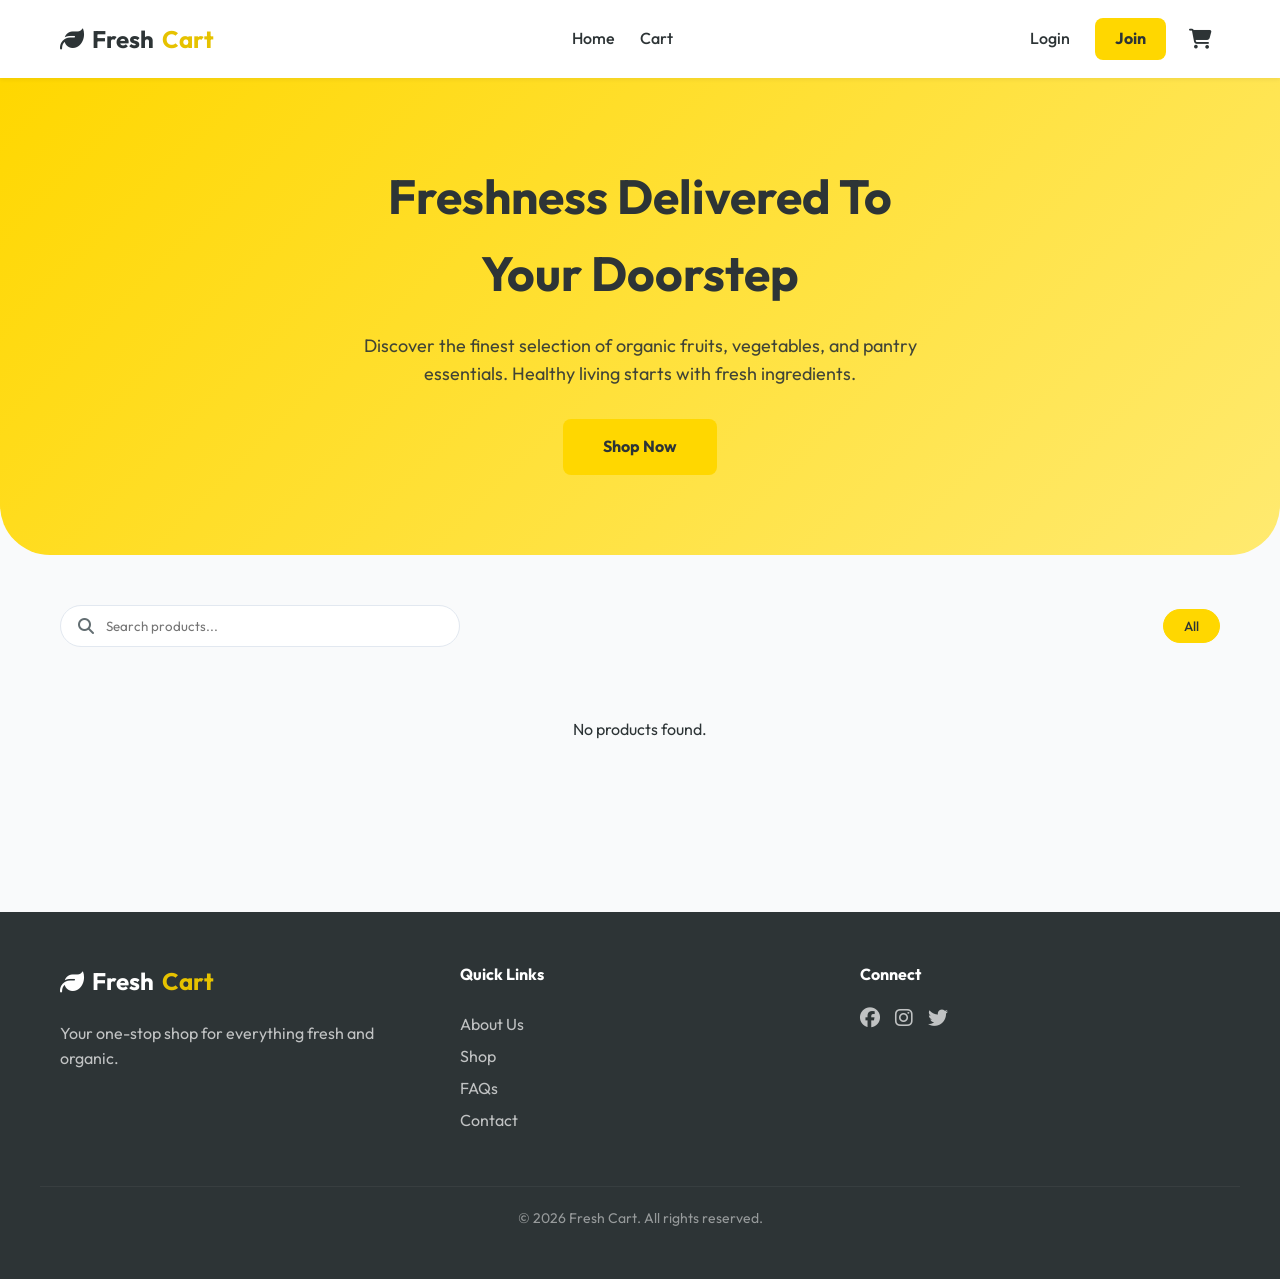
<file: FreshCart-Ecommerce-Frontend/index.html>
<!DOCTYPE html>
<html lang="en">
<head>
  <meta charset="UTF-8">
  <meta name="viewport" content="width=device-width, initial-scale=1.0">
  <title>Fresh Cart | Organic Grocery & More</title>
  <meta name="description" content="Shop fresh, organic groceries at Fresh Cart. Premium quality products delivered to your doorstep.">
  <link rel="stylesheet" href="css/style.css">
  <link rel="stylesheet" href="https://cdnjs.cloudflare.com/ajax/libs/font-awesome/6.4.0/css/all.min.css">
</head>
<body>

  <!-- Header -->
  <header>
    <div class="container">
      <nav>
        <a href="index.html" class="logo">
          <i class="fas fa-leaf"></i> Fresh<span>Cart</span>
        </a>
        
        <div class="nav-links">
          <a href="index.html" class="nav-link active">Home</a>
          <a href="cart.html" class="nav-link">Cart</a>
        </div>

        <div class="nav-actions">
          <div id="auth-links" class="nav-links">
            <!-- Dynamic Auth Links -->
          </div>
          <a href="cart.html" class="icon-btn">
            <i class="fas fa-shopping-cart"></i>
            <span id="cart-count">0</span>
          </a>
        </div>
      </nav>
    </div>
  </header>

  <!-- Hero Section -->
  <section class="hero">
    <div class="container">
      <h1>Freshness Delivered To <br>Your Doorstep</h1>
      <p>Discover the finest selection of organic fruits, vegetables, and pantry essentials. Healthy living starts with fresh ingredients.</p>
      <a href="#shop" class="btn-primary" style="display: inline-block; width: auto; padding: 15px 40px;">Shop Now</a>
    </div>
  </section>

  <!-- Shop Section -->
  <main class="container products-section" id="shop">
    <div class="filters-bar">
      <div class="search-box">
        <i class="fas fa-search"></i>
        <input type="text" id="search-input" placeholder="Search products...">
      </div>
      
      <div class="category-filters" id="category-list">
        <!-- Dynamic Categories -->
      </div>
    </div>

    <div class="products-grid" id="products-container">
      <!-- Dynamic Products -->
      <div class="loading-spinner">Loading products...</div>
    </div>
  </main>

  <footer style="background: var(--secondary); color: var(--white); padding: 50px 0; margin-top: 50px;">
    <div class="container" style="display: grid; grid-template-columns: repeat(auto-fit, minmax(200px, 1fr)); gap: 40px;">
      <div>
        <div class="logo" style="color: var(--white); margin-bottom: 20px;">
          <i class="fas fa-leaf"></i> Fresh<span>Cart</span>
        </div>
        <p style="opacity: 0.7;">Your one-stop shop for everything fresh and organic.</p>
      </div>
      <div>
        <h4 style="margin-bottom: 20px;">Quick Links</h4>
        <ul style="opacity: 0.7; line-height: 2;">
          <li><a href="#">About Us</a></li>
          <li><a href="#">Shop</a></li>
          <li><a href="#">FAQs</a></li>
          <li><a href="#">Contact</a></li>
        </ul>
      </div>
      <div>
        <h4 style="margin-bottom: 20px;">Connect</h4>
        <div style="display: flex; gap: 15px; font-size: 20px; opacity: 0.7;">
          <i class="fab fa-facebook"></i>
          <i class="fab fa-instagram"></i>
          <i class="fab fa-twitter"></i>
        </div>
      </div>
    </div>
    <div class="container" style="margin-top: 50px; padding-top: 20px; border-top: 1px solid rgba(255,255,255,0.1); text-align: center; opacity: 0.5; font-size: 14px;">
      &copy; 2026 Fresh Cart. All rights reserved.
    </div>
  </footer>

  <script type="module">
    import { initProducts, searchProducts, getCategories } from './js/products.js';
    import { addToCart } from './js/cart.js';
    import { showToast, formatPrice } from './js/main.js';

    const productsContainer = document.getElementById('products-container');
    const categoryList = document.getElementById('category-list');
    const searchInput = document.getElementById('search-input');

    let currentCategory = 'All';
    let searchQuery = '';

    async function init() {
      await initProducts();
      renderCategories();
      renderProducts();
    }

    function renderProducts() {
      const products = searchProducts(searchQuery, currentCategory);
      
      if (products.length === 0) {
        productsContainer.innerHTML = '<div style="grid-column: 1/-1; text-align: center; padding: 40px;">No products found.</div>';
        return;
      }

      productsContainer.innerHTML = products.map(product => `
        <div class="product-card">
          <div class="product-tag">${product.rating > 4.5 ? 'Top Rated' : 'Best Seller'}</div>
          <a href="product.html?id=${product.id}" class="product-image">
            <img src="${product.image}" alt="${product.name}">
          </a>
          <div class="product-info">
            <div class="product-category">${product.category}</div>
            <a href="product.html?id=${product.id}"><h3 class="product-name">${product.name}</h3></a>
            
            <div class="product-rating">
              <div class="stars">
                ${Array(5).fill(0).map((_, i) => `<i class="fa${i < Math.floor(product.rating || 0) ? 's' : 'r'} fa-star"></i>`).join('')}
              </div>
              <span class="rating-text">(${product.rating || 0})</span>
            </div>

            <p class="product-description-snippet">${(product.description || '').substring(0, 60)}...</p>

            <div class="product-footer">
              <span class="product-price">${formatPrice(product.price)}</span>
              <button class="add-to-cart-btn" data-id="${product.id}" title="Add to Cart">
                <i class="fas fa-cart-plus"></i>
              </button>
            </div>
          </div>
        </div>
      `).join('');

      // Add event listeners
      document.querySelectorAll('.add-to-cart-btn').forEach(btn => {
        btn.addEventListener('click', (e) => {
          const id = parseInt(e.currentTarget.dataset.id);
          const added = addToCart(id);
          if (added) {
            showToast('Added to cart!');
          } else {
            showToast('Please login to add items to cart.', 'error');
            window.location.href = 'login.html';
          }
        });
      });
    }

    function renderCategories() {
      const categories = getCategories();
      categoryList.innerHTML = categories.map(cat => `
        <button class="filter-btn ${cat === currentCategory ? 'active' : ''}" data-category="${cat}">
          ${cat}
        </button>
      `).join('');

      document.querySelectorAll('.filter-btn').forEach(btn => {
        btn.addEventListener('click', (e) => {
          currentCategory = e.currentTarget.dataset.category;
          renderCategories();
          renderProducts();
        });
      });
    }

    searchInput.addEventListener('input', (e) => {
      searchQuery = e.target.value;
      renderProducts();
    });

    // Initial render
    init();
  </script>
  <script type="module" src="js/main.js"></script>
</body>
</html>
</file>
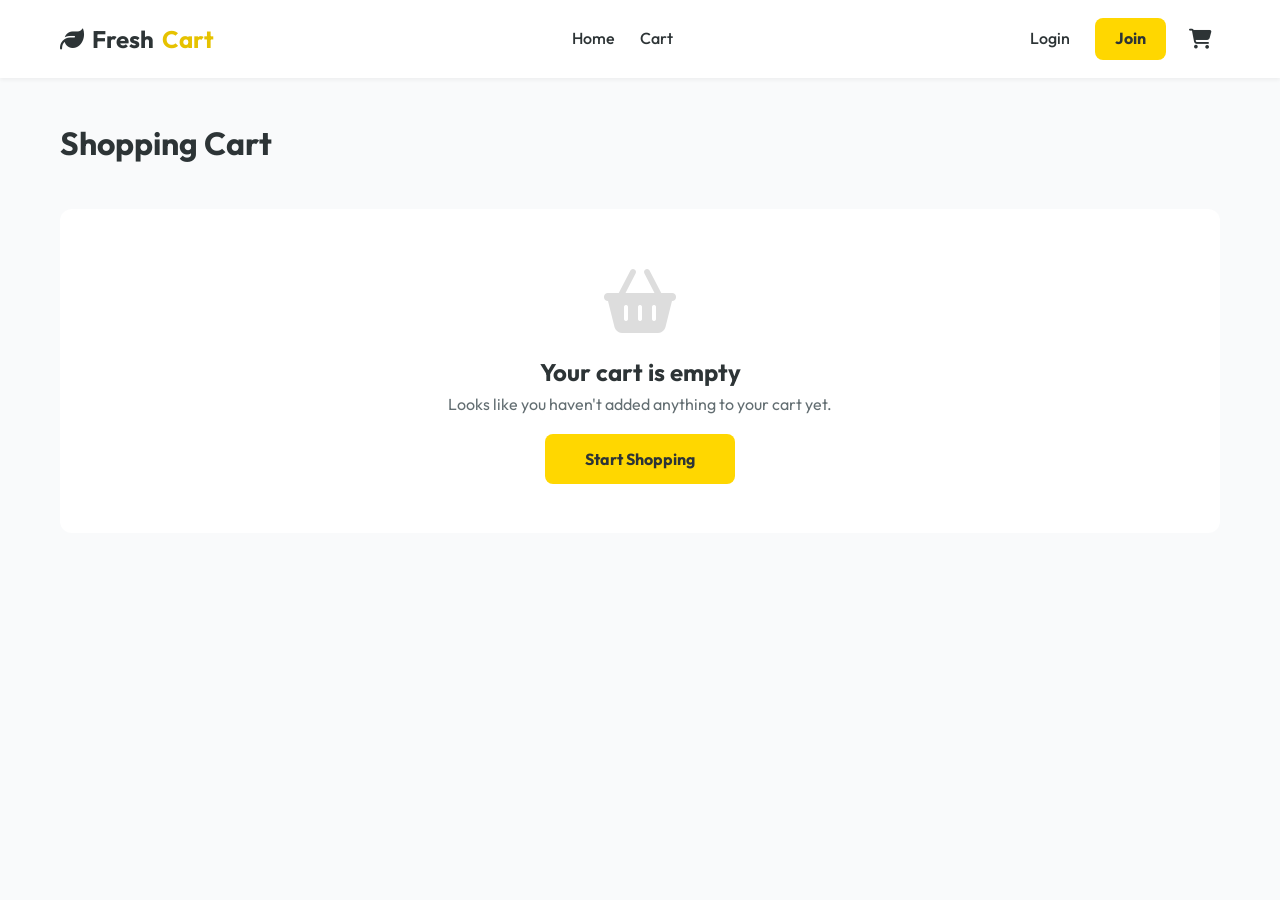
<file: FreshCart-Ecommerce-Frontend/cart.html>
<!DOCTYPE html>
<html lang="en">
<head>
  <meta charset="UTF-8">
  <meta name="viewport" content="width=device-width, initial-scale=1.0">
  <title>Your Cart | Fresh Cart</title>
  <link rel="stylesheet" href="css/style.css">
  <link rel="stylesheet" href="https://cdnjs.cloudflare.com/ajax/libs/font-awesome/6.4.0/css/all.min.css">
</head>
<body>

  <header>
    <div class="container">
      <nav>
        <a href="index.html" class="logo">
          <i class="fas fa-leaf"></i> Fresh<span>Cart</span>
        </a>
        <div class="nav-links">
          <a href="index.html" class="nav-link">Home</a>
          <a href="cart.html" class="nav-link active">Cart</a>
        </div>
        <div class="nav-actions">
          <div id="auth-links" class="nav-links"></div>
          <a href="cart.html" class="icon-btn">
            <i class="fas fa-shopping-cart"></i>
            <span id="cart-count">0</span>
          </a>
        </div>
      </nav>
    </div>
  </header>

  <main class="container">
    <h1 style="margin: 40px 0 20px;">Shopping Cart</h1>
    
    <div id="cart-content" class="cart-container">
      <!-- Dynamic Content -->
    </div>
  </main>

  <script type="module">
    import { getCartItems, getCartSubtotal, updateQuantity, removeFromCart } from './js/cart.js';
    import { formatPrice, showToast } from './js/main.js';

    const cartContent = document.getElementById('cart-content');

    function renderCart() {
      const items = getCartItems();
      const subtotal = getCartSubtotal();
      
      if (items.length === 0) {
        cartContent.innerHTML = `
          <div style="grid-column: 1/-1; text-align: center; padding: 60px; background: white; border-radius: 12px;">
            <i class="fas fa-shopping-basket" style="font-size: 64px; color: #ddd; margin-bottom: 20px;"></i>
            <h2>Your cart is empty</h2>
            <p style="margin-bottom: 30px; color: var(--text-muted);">Looks like you haven't added anything to your cart yet.</p>
            <a href="index.html#shop" class="btn-primary" style="padding: 15px 40px;">Start Shopping</a>
          </div>
        `;
        return;
      }

      const shipping = 5.00;
      const tax = subtotal * 0.1;
      const total = subtotal + shipping + tax;

      cartContent.innerHTML = `
        <div class="cart-items-card">
          ${items.map(item => `
            <div class="cart-item">
              <div class="cart-item-img">
                <img src="${item.image}" alt="${item.name}">
              </div>
              <div class="cart-item-details">
                <div class="cart-item-name">${item.name}</div>
                <div class="cart-item-price">${formatPrice(item.price)}</div>
              </div>
              <div class="cart-item-qty">
                <button class="qty-btn dec" data-id="${item.id}">-</button>
                <span>${item.quantity}</span>
                <button class="qty-btn inc" data-id="${item.id}">+</button>
              </div>
              <div style="width: 100px; text-align: right; font-weight: 600;">
                ${formatPrice(item.totalPrice)}
              </div>
              <button class="icon-btn remove-btn" data-id="${item.id}" style="margin-left: 20px; color: var(--error);">
                <i class="fas fa-trash"></i>
              </button>
            </div>
          `).join('')}
        </div>

        <div class="cart-summary-card">
          <h3 style="margin-bottom: 20px;">Order Summary</h3>
          <div class="summary-row">
            <span>Subtotal</span>
            <span>${formatPrice(subtotal)}</span>
          </div>
          <div class="summary-row">
            <span>Shipping</span>
            <span>${formatPrice(shipping)}</span>
          </div>
          <div class="summary-row">
            <span>Tax (10%)</span>
            <span>${formatPrice(tax)}</span>
          </div>
          <div class="summary-row summary-total">
            <span>Total</span>
            <span>${formatPrice(total)}</span>
          </div>
          <a href="checkout.html" class="btn-primary" style="display: block; text-align: center; margin-top: 20px;">
            Proceed to Checkout
          </a>
        </div>
      `;

      // Event Listeners
      document.querySelectorAll('.qty-btn.inc').forEach(btn => {
        btn.addEventListener('click', () => {
          const id = parseInt(btn.dataset.id);
          const item = items.find(i => i.id === id);
          updateQuantity(id, item.quantity + 1);
          renderCart();
        });
      });

      document.querySelectorAll('.qty-btn.dec').forEach(btn => {
        btn.addEventListener('click', () => {
          const id = parseInt(btn.dataset.id);
          const item = items.find(i => i.id === id);
          updateQuantity(id, item.quantity - 1);
          renderCart();
        });
      });

      document.querySelectorAll('.remove-btn').forEach(btn => {
        btn.addEventListener('click', () => {
          const id = parseInt(btn.dataset.id);
          removeFromCart(id);
          showToast('Item removed from cart', 'error');
          renderCart();
        });
      });
    }

    renderCart();
  </script>
  <script type="module" src="js/main.js"></script>
</body>
</html>
</file>
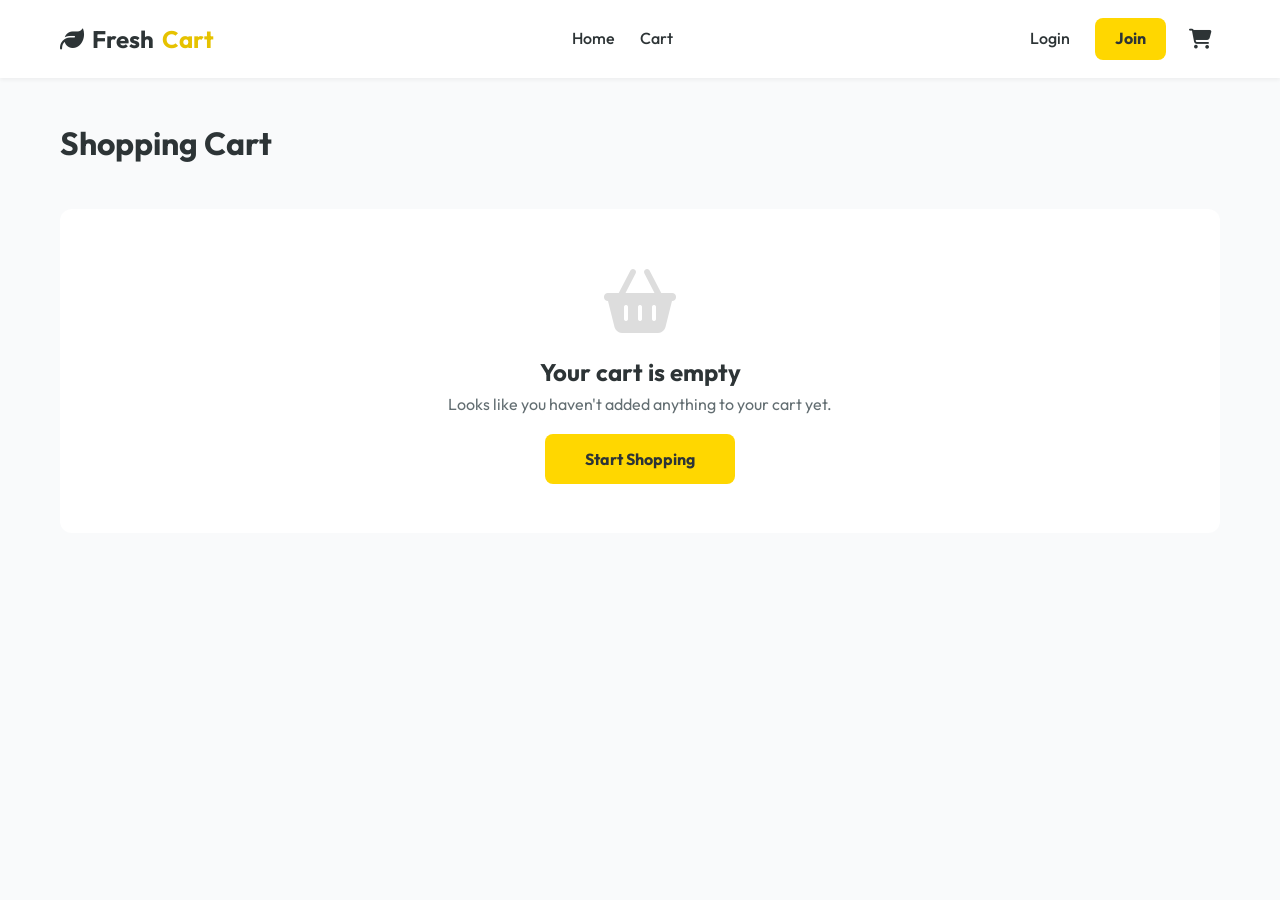
<file: FreshCart-Ecommerce-Frontend/checkout.html>
<!DOCTYPE html>
<html lang="en">
<head>
  <meta charset="UTF-8">
  <meta name="viewport" content="width=device-width, initial-scale=1.0">
  <title>Checkout | Fresh Cart</title>
  <link rel="stylesheet" href="css/style.css">
  <link rel="stylesheet" href="https://cdnjs.cloudflare.com/ajax/libs/font-awesome/6.4.0/css/all.min.css">
</head>
<body>

  <header>
    <div class="container">
      <nav>
        <a href="index.html" class="logo">
          <i class="fas fa-leaf"></i> Fresh<span>Cart</span>
        </a>
        <div class="nav-links">
          <a href="index.html" class="nav-link">Home</a>
          <a href="cart.html" class="nav-link">Cart</a>
        </div>
        <div class="nav-actions">
          <div id="auth-links" class="nav-links"></div>
        </div>
      </nav>
    </div>
  </header>

  <main class="container" style="padding: 40px 20px;">
    <h1>Checkout</h1>
    
    <div class="cart-container">
      <div class="cart-items-card">
        <h3>Shipping Information</h3>
        <form id="checkout-form" style="margin-top: 20px;">
          <div class="form-group">
            <label for="full-name">Full Name</label>
            <input type="text" id="full-name" placeholder="John Doe" required>
          </div>
          <div class="form-group">
            <label for="address">Shipping Address</label>
            <input type="text" id="address" placeholder="123 Fresh St, Organic City" required>
          </div>
          <div class="form-group" style="display: grid; grid-template-columns: 1fr 1fr; gap: 20px;">
            <div>
              <label for="phone">Phone Number</label>
              <input type="tel" id="phone" placeholder="+1 234 567 890" required>
            </div>
            <div>
              <label for="payment">Payment Method</label>
              <select id="payment" style="width: 100%; padding: 12px; border-radius: 8px; border: 1px solid #E2E8F0;">
                <option value="Cash">Cash on Delivery</option>
                <option value="Visa">Fake Visa (Simulation)</option>
              </select>
            </div>
          </div>
          
          <button type="submit" class="btn-primary" style="margin-top: 20px;">Place Order</button>
        </form>
      </div>

      <div class="cart-summary-card" id="checkout-summary">
        <!-- Dynamic Summary -->
      </div>
    </div>
  </main>

  <script type="module">
    import { getCartItems, getCartSubtotal } from './js/cart.js';
    import { placeOrder } from './js/checkout.js';
    import { formatPrice, showToast } from './js/main.js';
    import { getCurrentUser } from './js/auth.js';

    const summaryContainer = document.getElementById('checkout-summary');
    const checkoutForm = document.getElementById('checkout-form');
    const items = getCartItems();

    if (items.length === 0) {
      window.location.href = 'cart.html';
    }

    const user = getCurrentUser();
    if (user) {
      document.getElementById('full-name').value = user.name;
    }

    function renderSummary() {
      const subtotal = getCartSubtotal();
      const shipping = 5.00;
      const tax = subtotal * 0.1;
      const total = subtotal + shipping + tax;

      summaryContainer.innerHTML = `
        <h3 style="margin-bottom: 20px;">Your Order</h3>
        <div style="max-height: 300px; overflow-y: auto; margin-bottom: 20px;">
          ${items.map(item => `
            <div style="display: flex; justify-content: space-between; margin-bottom: 10px; font-size: 14px;">
              <span>${item.name} x ${item.quantity}</span>
              <span>${formatPrice(item.totalPrice)}</span>
            </div>
          `).join('')}
        </div>
        <div class="summary-row">
          <span>Subtotal</span>
          <span>${formatPrice(subtotal)}</span>
        </div>
        <div class="summary-row">
          <span>Shipping</span>
          <span>${formatPrice(shipping)}</span>
        </div>
        <div class="summary-row">
          <span>Tax</span>
          <span>${formatPrice(tax)}</span>
        </div>
        <div class="summary-row summary-total">
          <span>Total</span>
          <span>${formatPrice(total)}</span>
        </div>
      `;
    }

    checkoutForm.addEventListener('submit', (e) => {
      e.preventDefault();
      
      const shippingInfo = {
        name: document.getElementById('full-name').value,
        address: document.getElementById('address').value,
        phone: document.getElementById('phone').value,
        payment: document.getElementById('payment').value
      };

      const result = placeOrder(shippingInfo);

      if (result.success) {
        showToast('Order placed successfully! Redirecting to profile...');
        setTimeout(() => {
          window.location.href = 'profile.html';
        }, 2000);
      } else {
        showToast(result.message, 'error');
      }
    });

    renderSummary();
  </script>
  <script type="module" src="js/main.js"></script>
</body>
</html>
</file>
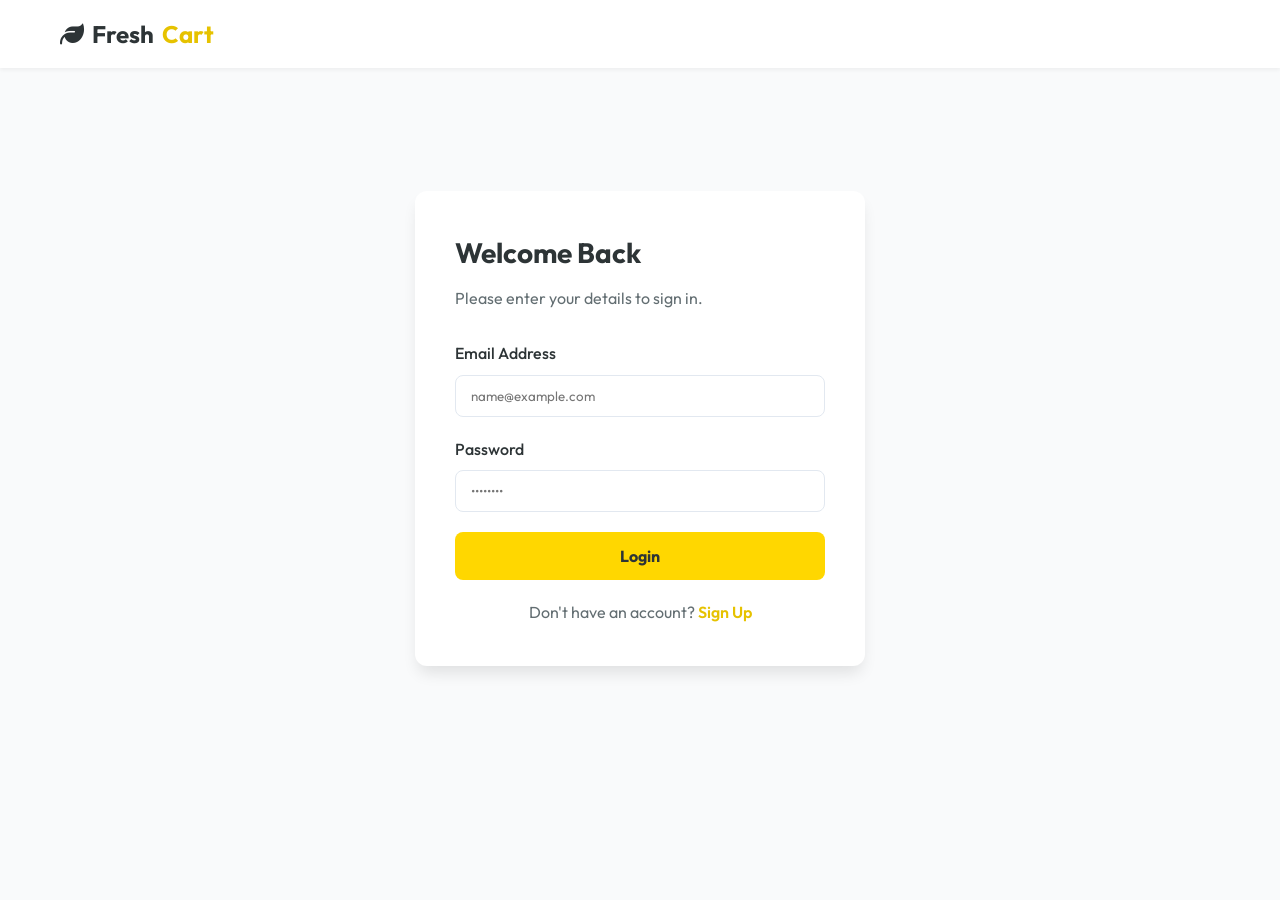
<file: FreshCart-Ecommerce-Frontend/login.html>
<!DOCTYPE html>
<html lang="en">
<head>
  <meta charset="UTF-8">
  <meta name="viewport" content="width=device-width, initial-scale=1.0">
  <title>Login | Fresh Cart</title>
  <link rel="stylesheet" href="css/style.css">
  <link rel="stylesheet" href="https://cdnjs.cloudflare.com/ajax/libs/font-awesome/6.4.0/css/all.min.css">
</head>
<body class="bg-soft">

  <header>
    <div class="container">
      <nav>
        <a href="index.html" class="logo">
          <i class="fas fa-leaf"></i> Fresh<span>Cart</span>
        </a>
      </nav>
    </div>
  </header>

  <main class="auth-page">
    <div class="auth-card">
      <h2>Welcome Back</h2>
      <p>Please enter your details to sign in.</p>
      
      <form id="login-form">
        <div class="form-group">
          <label for="email">Email Address</label>
          <input type="email" id="email" placeholder="name@example.com" required>
        </div>
        <div class="form-group">
          <label for="password">Password</label>
          <input type="password" id="password" placeholder="••••••••" required>
        </div>
        
        <button type="submit" class="btn-primary">Login</button>
      </form>
      
      <div class="auth-footer">
        Don't have an account? <a href="register.html">Sign Up</a>
      </div>
    </div>
  </main>

  <script type="module">
    import { login, isAuthenticated } from './js/auth.js';
    import { showToast } from './js/main.js';

    if (isAuthenticated()) {
      window.location.href = 'index.html';
    }

    const loginForm = document.getElementById('login-form');

    loginForm.addEventListener('submit', (e) => {
      e.preventDefault();
      
      const email = document.getElementById('email').value;
      const password = document.getElementById('password').value;

      const result = login(email, password);

      if (result.success) {
        showToast('Login successful! Redirecting...');
        setTimeout(() => {
          window.location.href = 'index.html';
        }, 1000);
      } else {
        showToast(result.message, 'error');
      }
    });
  </script>
  <script type="module" src="js/main.js"></script>
</body>
</html>
</file>
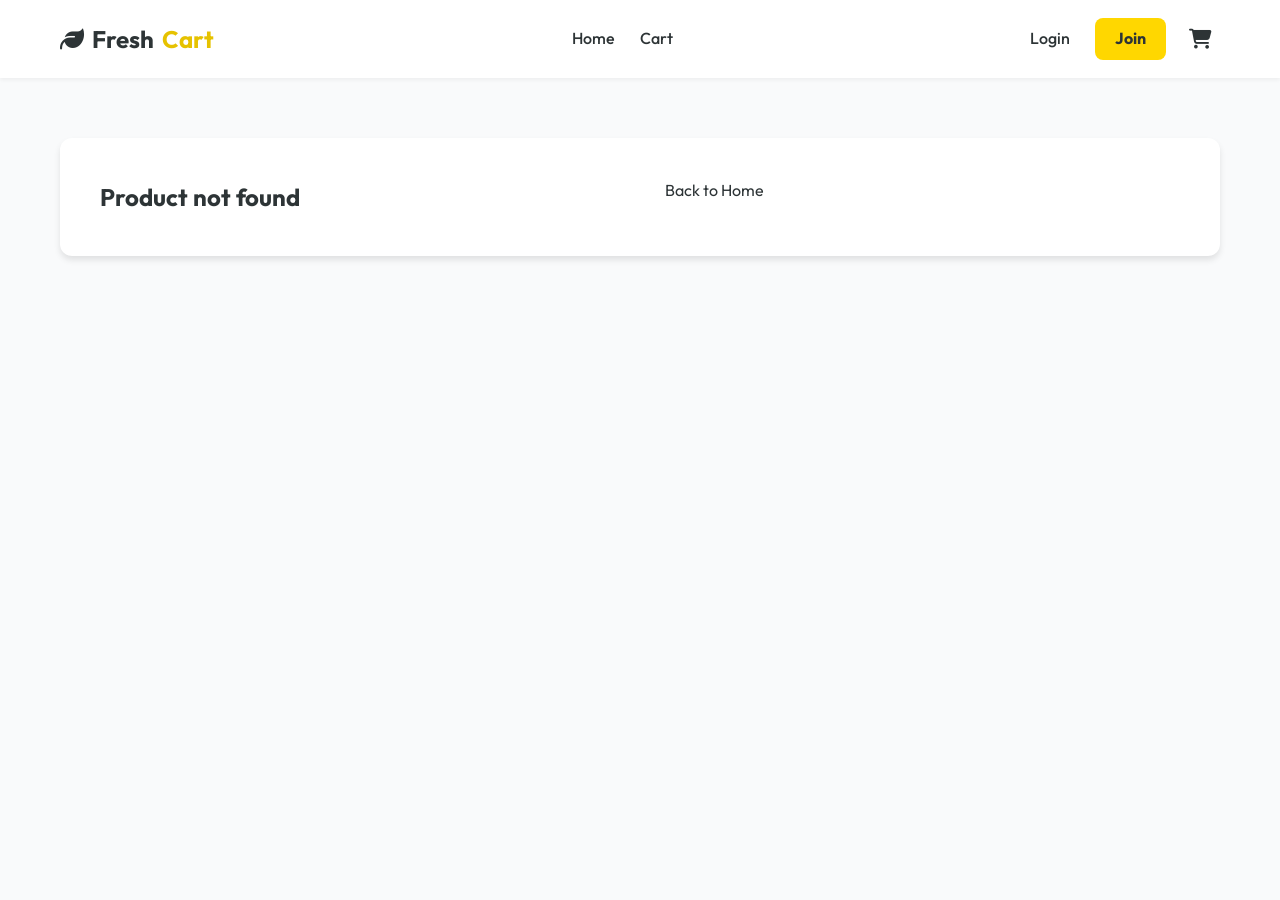
<file: FreshCart-Ecommerce-Frontend/product.html>
<!DOCTYPE html>
<html lang="en">
<head>
  <meta charset="UTF-8">
  <meta name="viewport" content="width=device-width, initial-scale=1.0">
  <title>Product Details | Fresh Cart</title>
  <link rel="stylesheet" href="css/style.css">
  <link rel="stylesheet" href="https://cdnjs.cloudflare.com/ajax/libs/font-awesome/6.4.0/css/all.min.css">
</head>
<body>

  <header>
    <div class="container">
      <nav>
        <a href="index.html" class="logo">
          <i class="fas fa-leaf"></i> Fresh<span>Cart</span>
        </a>
        <div class="nav-links">
          <a href="index.html" class="nav-link">Home</a>
          <a href="cart.html" class="nav-link">Cart</a>
        </div>
        <div class="nav-actions">
          <div id="auth-links" class="nav-links"></div>
          <a href="cart.html" class="icon-btn">
            <i class="fas fa-shopping-cart"></i>
            <span id="cart-count">0</span>
          </a>
        </div>
      </nav>
    </div>
  </header>

  <main class="container" style="padding: 60px 20px;">
    <div id="product-details" class="product-details-layout">
      <!-- Dynamic Content -->
    </div>
  </main>

  <style>
    .product-details-layout {
      display: grid;
      grid-template-columns: 1fr 1fr;
      gap: 50px;
      background: var(--white);
      padding: 40px;
      border-radius: var(--radius);
      box-shadow: var(--shadow-md);
    }
    .detail-img {
      width: 100%;
      border-radius: var(--radius);
      max-height: 500px;
      object-fit: contain;
      background: white;
      padding: 20px;
    }
    .detail-info h1 {
      font-size: 36px;
      margin-bottom: 10px;
    }
    .detail-category {
      color: var(--primary-dark);
      font-weight: 600;
      text-transform: uppercase;
      font-size: 14px;
      margin-bottom: 20px;
      display: block;
    }
    .detail-price {
      font-size: 32px;
      font-weight: 700;
      margin-bottom: 25px;
      display: block;
    }
    .detail-desc {
      color: var(--text-muted);
      margin-bottom: 30px;
      font-size: 18px;
    }
    .qty-input {
      display: flex;
      align-items: center;
      gap: 15px;
      margin-bottom: 30px;
    }
    .qty-input input {
      width: 60px;
      padding: 10px;
      border: 1px solid #E2E8F0;
      border-radius: 8px;
      text-align: center;
    }
    @media (max-width: 768px) {
      .product-details-layout {
        grid-template-columns: 1fr;
      }
    }
  </style>

  <script type="module">
    import { initProducts, getProductById } from './js/products.js';
    import { addToCart } from './js/cart.js';
    import { formatPrice, showToast } from './js/main.js';

    const container = document.getElementById('product-details');
    const urlParams = new URLSearchParams(window.location.search);
    const productId = urlParams.get('id');

    async function init() {
      await initProducts();
      renderDetails();
    }

    function renderDetails() {
      const product = getProductById(productId);
      
      if (!product) {
        container.innerHTML = '<h2>Product not found</h2><a href="index.html">Back to Home</a>';
        return;
      }

      document.title = `${product.name} | Fresh Cart`;

      container.innerHTML = `
        <div class="detail-image">
          <img src="${product.image}" alt="${product.name}" class="detail-img">
        </div>
        <div class="detail-info">
          <span class="detail-category">${product.category}</span>
          <h1>${product.name}</h1>
          <div style="color: #f1c40f; margin-bottom: 20px;">
            ${'<i class="fas fa-star"></i>'.repeat(Math.floor(product.rating))}
            <span style="color: var(--text-muted); font-size: 14px; margin-left: 5px;">(${product.rating})</span>
          </div>
          <span class="detail-price">${formatPrice(product.price)}</span>
          <p class="detail-desc">${product.description}</p>
          
          <div class="qty-input">
            <label>Quantity:</label>
            <input type="number" id="qty" value="1" min="1">
          </div>

          <button class="btn-primary" id="add-btn" style="padding: 18px 40px; display: flex; align-items: center; justify-content: center; gap: 10px;">
            <i class="fas fa-cart-plus"></i> Add to Cart
          </button>
        </div>
      `;

      document.getElementById('add-btn').addEventListener('click', () => {
        const qty = parseInt(document.getElementById('qty').value) || 1;
        const added = addToCart(product.id, qty);
        if (added) {
          showToast(`Added ${qty} ${product.name} to cart!`);
        } else {
          showToast('Please login to add items to cart.', 'error');
          window.location.href = 'login.html';
        }
      });
    }

    init();
  </script>
  <script type="module" src="js/main.js"></script>
</body>
</html>
</file>
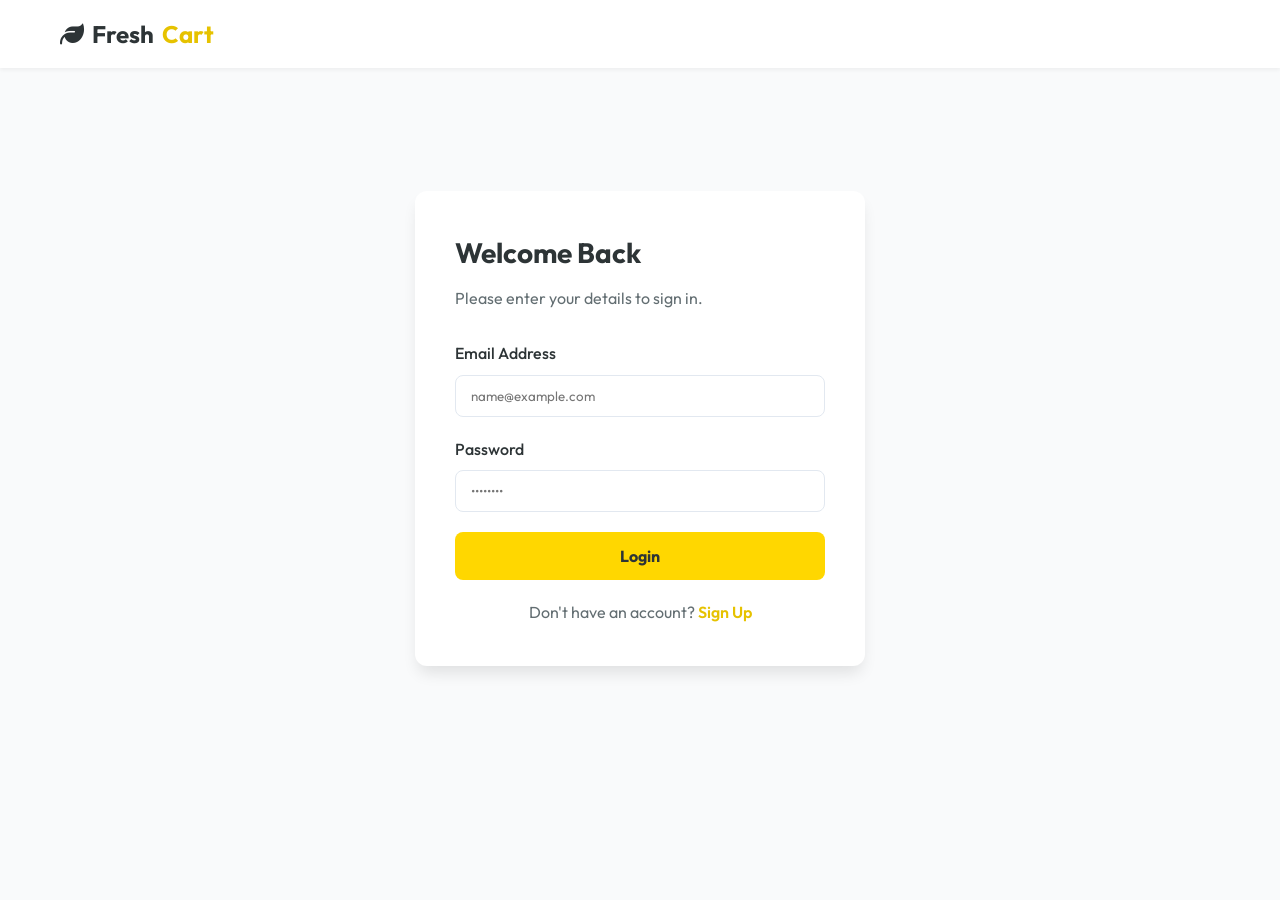
<file: FreshCart-Ecommerce-Frontend/profile.html>
<!DOCTYPE html>
<html lang="en">
<head>
  <meta charset="UTF-8">
  <meta name="viewport" content="width=device-width, initial-scale=1.0">
  <title>Your Profile | Fresh Cart</title>
  <link rel="stylesheet" href="css/style.css">
  <link rel="stylesheet" href="https://cdnjs.cloudflare.com/ajax/libs/font-awesome/6.4.0/css/all.min.css">
</head>
<body>

  <header>
    <div class="container">
      <nav>
        <a href="index.html" class="logo">
          <i class="fas fa-leaf"></i> Fresh<span>Cart</span>
        </a>
        <div class="nav-links">
          <a href="index.html" class="nav-link">Home</a>
          <a href="cart.html" class="nav-link">Cart</a>
        </div>
        <div class="nav-actions">
          <div id="auth-links" class="nav-links"></div>
          <a href="cart.html" class="icon-btn">
            <i class="fas fa-shopping-cart"></i>
            <span id="cart-count">0</span>
          </a>
        </div>
      </nav>
    </div>
  </header>

  <main class="container" style="padding: 40px 20px;">
    <div class="profile-layout" style="display: grid; grid-template-columns: 300px 1fr; gap: 40px;">
      <!-- Sidebar -->
      <aside>
        <div class="cart-summary-card" style="text-align: center;">
          <div style="width: 100px; height: 100px; background: var(--primary); color: var(--secondary); border-radius: 50%; display: flex; align-items: center; justify-content: center; font-size: 40px; margin: 0 auto 20px;">
            <i class="fas fa-user"></i>
          </div>
          <h2 id="profile-name">User Name</h2>
          <p id="profile-email" style="color: var(--text-muted); margin-bottom: 20px;">email@example.com</p>
          <button id="logout-btn-profile" class="btn-primary" style="background: var(--bg-soft); color: var(--error); border: 1px solid #ddd;">
            <i class="fas fa-sign-out-alt"></i> Logout
          </button>
        </div>
      </aside>

      <!-- Main Content -->
      <section>
        <div class="cart-items-card">
          <h3>Order History</h3>
          <div id="orders-container" style="margin-top: 20px;">
            <!-- Dynamic Orders -->
          </div>
        </div>
      </section>
    </div>
  </main>

  <script type="module">
    import { getCurrentUser, logout, authGuard } from './js/auth.js';
    import { getUserOrders, deleteOrder } from './js/checkout.js';
    import { formatPrice, showToast } from './js/main.js';

    // Protect page
    authGuard();

    const user = getCurrentUser();
    const ordersContainer = document.getElementById('orders-container');
    
    document.getElementById('profile-name').textContent = user.name;
    document.getElementById('profile-email').textContent = user.email;

    document.getElementById('logout-btn-profile').addEventListener('click', logout);

    function renderOrders() {
      const orders = getUserOrders(user.id);
      
      if (orders.length === 0) {
        ordersContainer.innerHTML = '<p style="text-align: center; padding: 40px; color: var(--text-muted);">You haven\'t placed any orders yet.</p>';
        return;
      }

      ordersContainer.innerHTML = orders.reverse().map(order => {
        const isCash = order.shippingInfo.payment === 'Cash';
        const paymentStatus = isCash ? 'Unpaid (Cash)' : 'Paid (Visa)';
        const statusColor = isCash ? '#d63031' : '#00b894';

        return `
          <div class="order-card" style="border: 1px solid #eee; border-radius: 8px; padding: 20px; margin-bottom: 20px; position: relative;">
            <div style="display: flex; justify-content: space-between; margin-bottom: 15px; border-bottom: 1px solid #f9f9f9; padding-bottom: 10px;">
              <div>
                <strong style="display: block;">Order ${order.id}</strong>
                <span style="font-size: 12px; color: var(--text-muted);">${new Date(order.createdAt).toLocaleString()}</span>
              </div>
              <div style="text-align: right;">
                <span style="background: ${statusColor}15; color: ${statusColor}; padding: 4px 10px; border-radius: 20px; font-size: 12px; font-weight: 600;">
                  ${paymentStatus}
                </span>
                <strong style="display: block; margin-top: 5px;">${formatPrice(order.summary.total)}</strong>
              </div>
            </div>
            
            <div style="display: flex; justify-content: space-between; align-items: flex-end;">
              <div style="display: flex; gap: 10px; overflow-x: auto;">
                ${order.items.map(item => `
                  <div style="flex: 0 0 60px;">
                    <img src="${item.image}" alt="${item.name}" style="width: 60px; height: 60px; border-radius: 4px; object-fit: contain; background: white; padding: 2px;" title="${item.name} x ${item.quantity}">
                  </div>
                `).join('')}
              </div>
              
              <button class="delete-order-btn" data-id="${order.id}" style="background: none; border: none; color: var(--error); cursor: pointer; font-size: 14px; display: flex; align-items: center; gap: 5px;">
                <i class="fas fa-trash-alt"></i> Delete
              </button>
            </div>
          </div>
        `;
      }).join('');

      // Add delete listeners
      document.querySelectorAll('.delete-order-btn').forEach(btn => {
        btn.addEventListener('click', (e) => {
          const orderId = e.currentTarget.dataset.id;
          if (confirm('Are you sure you want to delete this order record?')) {
            deleteOrder(orderId);
            showToast('Order record deleted', 'error');
            renderOrders();
          }
        });
      });
    }

    renderOrders();
  </script>
  <script type="module" src="js/main.js"></script>
</body>
</html>
</file>
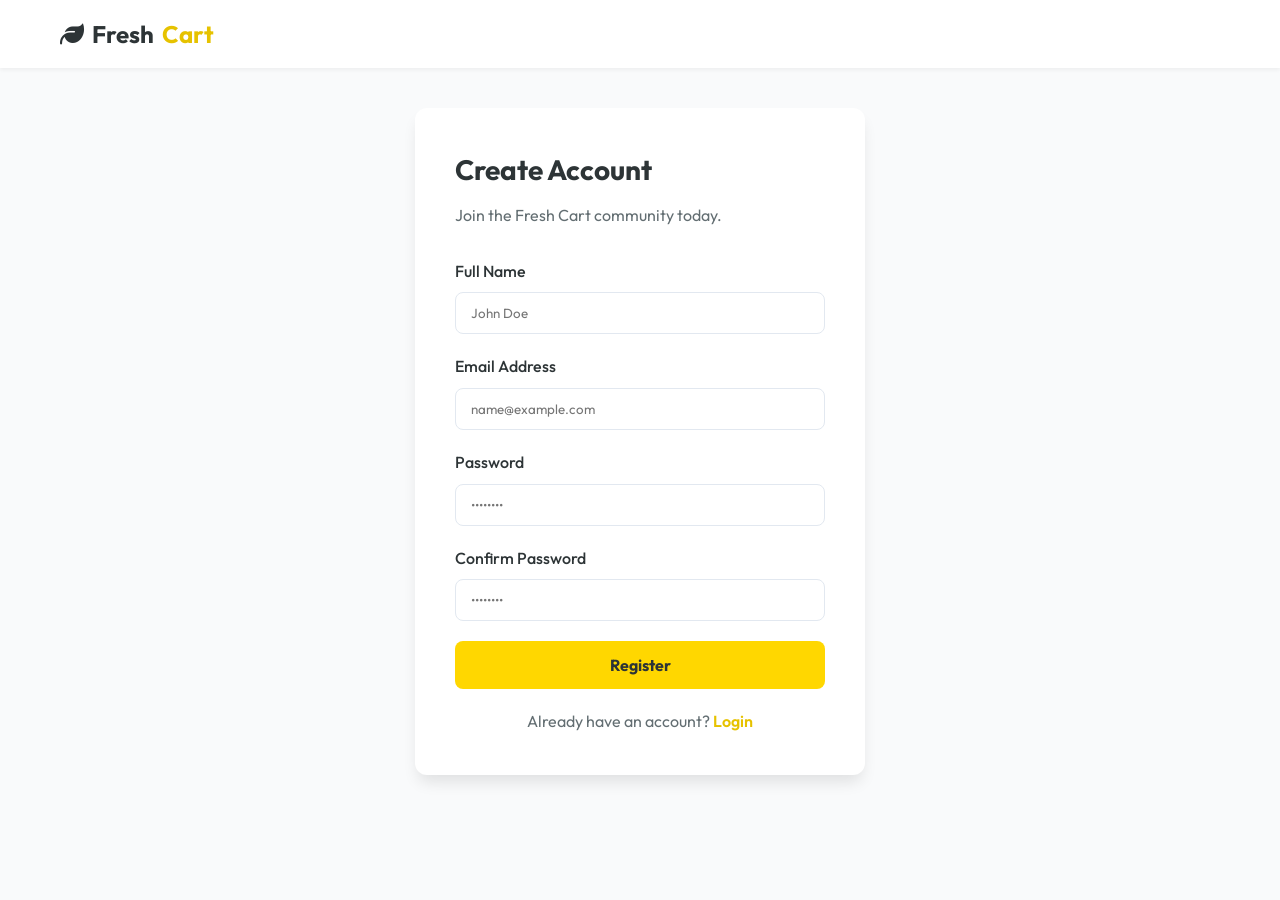
<file: FreshCart-Ecommerce-Frontend/register.html>
<!DOCTYPE html>
<html lang="en">
<head>
  <meta charset="UTF-8">
  <meta name="viewport" content="width=device-width, initial-scale=1.0">
  <title>Create Account | Fresh Cart</title>
  <link rel="stylesheet" href="css/style.css">
  <link rel="stylesheet" href="https://cdnjs.cloudflare.com/ajax/libs/font-awesome/6.4.0/css/all.min.css">
</head>
<body class="bg-soft">

  <header>
    <div class="container">
      <nav>
        <a href="index.html" class="logo">
          <i class="fas fa-leaf"></i> Fresh<span>Cart</span>
        </a>
      </nav>
    </div>
  </header>

  <main class="auth-page">
    <div class="auth-card">
      <h2>Create Account</h2>
      <p>Join the Fresh Cart community today.</p>
      
      <form id="register-form">
        <div class="form-group">
          <label for="name">Full Name</label>
          <input type="text" id="name" placeholder="John Doe" required>
        </div>
        <div class="form-group">
          <label for="email">Email Address</label>
          <input type="email" id="email" placeholder="name@example.com" required>
        </div>
        <div class="form-group">
          <label for="password">Password</label>
          <input type="password" id="password" placeholder="••••••••" required>
        </div>
        <div class="form-group">
          <label for="confirm-password">Confirm Password</label>
          <input type="password" id="confirm-password" placeholder="••••••••" required>
        </div>
        
        <button type="submit" class="btn-primary">Register</button>
      </form>
      
      <div class="auth-footer">
        Already have an account? <a href="login.html">Login</a>
      </div>
    </div>
  </main>

  <script type="module">
    import { register, isAuthenticated } from './js/auth.js';
    import { showToast } from './js/main.js';

    if (isAuthenticated()) {
      window.location.href = 'index.html';
    }

    const registerForm = document.getElementById('register-form');

    registerForm.addEventListener('submit', (e) => {
      e.preventDefault();
      
      const name = document.getElementById('name').value;
      const email = document.getElementById('email').value;
      const password = document.getElementById('password').value;
      const confirmPassword = document.getElementById('confirm-password').value;

      if (password !== confirmPassword) {
        showToast('Passwords do not match', 'error');
        return;
      }

      const result = register({ name, email, password });

      if (result.success) {
        showToast(result.message);
        setTimeout(() => {
          window.location.href = 'login.html';
        }, 1500);
      } else {
        showToast(result.message, 'error');
      }
    });
  </script>
  <script type="module" src="js/main.js"></script>
</body>
</html>
</file>
<file: FreshCart-Ecommerce-Frontend/css/style.css>
@import url('https://fonts.googleapis.com/css2?family=Outfit:wght@300;400;500;600;700&display=swap');

:root {
  --primary: #FFD700;
  /* Vibrant Yellow */
  --primary-dark: #E6C200;
  --secondary: #2D3436;
  /* Deep Dark Gray for contrast */
  --accent: #FF9F43;
  --bg: #FFFFFF;
  --bg-soft: #F9FAFB;
  --text: #2D3436;
  --text-muted: #636E72;
  --white: #FFFFFF;
  --success: #00B894;
  --error: #D63031;
  --shadow-sm: 0 2px 4px rgba(0, 0, 0, 0.05);
  --shadow-md: 0 4px 6px rgba(0, 0, 0, 0.1);
  --shadow-lg: 0 10px 15px -3px rgba(0, 0, 0, 0.1);
  --radius: 12px;
  --transition: all 0.3s ease;
}

* {
  margin: 0;
  padding: 0;
  box-sizing: border-box;
}

body {
  font-family: 'Outfit', sans-serif;
  background-color: var(--bg-soft);
  color: var(--text);
  line-height: 1.6;
}

a {
  text-decoration: none;
  color: inherit;
}

ul {
  list-style: none;
}

button,
input,
select,
textarea {
  font-family: inherit;
}

.container {
  max-width: 1200px;
  margin: 0 auto;
  padding: 0 20px;
}

/* Header & Navigation */
header {
  background: var(--white);
  box-shadow: var(--shadow-sm);
  position: sticky;
  top: 0;
  z-index: 1000;
  padding: 15px 0;
}

nav {
  display: flex;
  justify-content: space-between;
  align-items: center;
}

.logo {
  font-size: 24px;
  font-weight: 700;
  color: var(--secondary);
  display: flex;
  align-items: center;
  gap: 8px;
}

.logo span {
  color: var(--primary-dark);
}

.nav-links {
  display: flex;
  gap: 25px;
  align-items: center;
}

.nav-link {
  font-weight: 500;
  transition: var(--transition);
}

.nav-link:hover {
  color: var(--primary-dark);
}

.nav-actions {
  display: flex;
  gap: 15px;
  align-items: center;
}

.icon-btn {
  background: none;
  border: none;
  cursor: pointer;
  font-size: 20px;
  position: relative;
  padding: 8px;
  transition: var(--transition);
  border-radius: 50%;
}

.icon-btn:hover {
  background: var(--bg-soft);
}

#cart-count {
  position: absolute;
  top: 0;
  right: 0;
  background: var(--primary);
  color: var(--secondary);
  font-size: 10px;
  font-weight: 700;
  width: 18px;
  height: 18px;
  border-radius: 50%;
  display: flex;
  align-items: center;
  justify-content: center;
  border: 2px solid var(--white);
}

/* Hero Section */
.hero {
  background: linear-gradient(135deg, var(--primary) 0%, #FFEA70 100%);
  padding: 80px 0;
  text-align: center;
  border-radius: 0 0 50px 50px;
  margin-bottom: 50px;
}

.hero h1 {
  font-size: 48px;
  margin-bottom: 20px;
  color: var(--secondary);
}

.hero p {
  font-size: 18px;
  max-width: 600px;
  margin: 0 auto 30px;
  opacity: 0.9;
}

/* Products Grid */
.products-section {
  padding-bottom: 80px;
}

.filters-bar {
  display: flex;
  justify-content: space-between;
  align-items: center;
  margin-bottom: 30px;
  flex-wrap: wrap;
  gap: 15px;
}

.search-box {
  position: relative;
  flex: 1;
  max-width: 400px;
}

.search-box input {
  width: 100%;
  padding: 12px 20px 12px 45px;
  border: 1px solid #E2E8F0;
  border-radius: 30px;
  outline: none;
  transition: var(--transition);
}

.search-box input:focus {
  border-color: var(--primary);
  box-shadow: 0 0 0 3px rgba(255, 215, 0, 0.2);
}

.search-box i {
  position: absolute;
  left: 18px;
  top: 50%;
  transform: translateY(-50%);
  color: var(--text-muted);
}

.category-filters {
  display: flex;
  gap: 10px;
}

.filter-btn {
  padding: 8px 20px;
  border-radius: 20px;
  border: 1px solid #E2E8F0;
  background: var(--white);
  cursor: pointer;
  transition: var(--transition);
  font-weight: 500;
}

.filter-btn.active {
  background: var(--primary);
  border-color: var(--primary);
  color: var(--secondary);
}

.products-grid {
  display: grid;
  grid-template-columns: repeat(auto-fill, minmax(260px, 1fr));
  gap: 30px;
}

.product-card {
  background: var(--white);
  border-radius: var(--radius);
  overflow: hidden;
  box-shadow: var(--shadow-sm);
  transition: var(--transition);
  position: relative;
  display: flex;
  flex-direction: column;
  height: 100%;
}

.product-card:hover {
  transform: translateY(-10px);
  box-shadow: var(--shadow-lg);
}

.product-image {
  height: 220px;
  overflow: hidden;
}

.product-image img {
  width: 100%;
  height: 100%;
  padding: 15px;
  object-fit: contain;
  transition: var(--transition);
  background: white;
}

.product-card:hover .product-image img {
  transform: scale(1.1);
}

.product-info {
  padding: 20px;
}

.product-category {
  font-size: 12px;
  color: var(--text-muted);
  text-transform: uppercase;
  letter-spacing: 1px;
  margin-bottom: 5px;
}

.product-name {
  font-size: 16px;
  font-weight: 600;
  margin-bottom: 8px;
  color: var(--secondary);
  display: -webkit-box;
  -webkit-line-clamp: 2;
  -webkit-box-orient: vertical;
  overflow: hidden;
  min-height: 44px;
}

.product-tag {
  position: absolute;
  top: 15px;
  left: 15px;
  background: var(--secondary);
  color: var(--primary);
  padding: 4px 12px;
  border-radius: 20px;
  font-size: 11px;
  font-weight: 700;
  text-transform: uppercase;
  z-index: 10;
}

.product-rating {
  color: #f1c40f;
  font-size: 13px;
  margin-bottom: 10px;
  display: flex;
  align-items: center;
  gap: 4px;
}

.rating-text {
  color: var(--text-muted);
  font-size: 12px;
}

.product-description-snippet {
  font-size: 13px;
  color: var(--text-muted);
  margin-bottom: 15px;
  display: -webkit-box;
  -webkit-line-clamp: 2;
  -webkit-box-orient: vertical;
  overflow: hidden;
  min-height: 38px;
}

.product-footer {
  display: flex;
  justify-content: space-between;
  align-items: center;
  margin-top: 15px;
}

.product-price {
  font-size: 18px;
  font-weight: 700;
  color: var(--secondary);
}

.add-to-cart-btn {
  background: var(--primary);
  color: var(--secondary);
  border: none;
  width: 40px;
  height: 40px;
  border-radius: 50%;
  cursor: pointer;
  font-weight: 600;
  transition: var(--transition);
  display: flex;
  align-items: center;
  justify-content: center;
}

.add-to-cart-btn:hover {
  background: var(--primary-dark);
}

/* Forms (Login/Register/Checkout) */
.auth-page {
  display: flex;
  justify-content: center;
  align-items: center;
  min-height: 80vh;
  padding: 40px 20px;
}

.auth-card {
  background: var(--white);
  padding: 40px;
  border-radius: var(--radius);
  box-shadow: var(--shadow-lg);
  width: 100%;
  max-width: 450px;
}

.auth-card h2 {
  margin-bottom: 10px;
  font-size: 28px;
}

.auth-card p {
  color: var(--text-muted);
  margin-bottom: 30px;
}

.form-group {
  margin-bottom: 20px;
}

.form-group label {
  display: block;
  margin-bottom: 8px;
  font-weight: 500;
}

.form-group input {
  width: 100%;
  padding: 12px 15px;
  border: 1px solid #E2E8F0;
  border-radius: 8px;
  outline: none;
  transition: var(--transition);
}

.form-group input:focus {
  border-color: var(--primary);
}

.btn-primary {
  width: 100%;
  padding: 14px;
  background: var(--primary);
  color: var(--secondary);
  border: none;
  border-radius: 8px;
  font-weight: 700;
  font-size: 16px;
  cursor: pointer;
  transition: var(--transition);
}

.btn-primary:hover {
  background: var(--primary-dark);
}

.auth-footer {
  margin-top: 20px;
  text-align: center;
  color: var(--text-muted);
}

.auth-footer a {
  color: var(--primary-dark);
  font-weight: 600;
}

/* Cart Page */
.cart-container {
  display: grid;
  grid-template-columns: 2fr 1fr;
  gap: 40px;
  margin-top: 40px;
}

.cart-items-card {
  background: var(--white);
  border-radius: var(--radius);
  padding: 30px;
  box-shadow: var(--shadow-sm);
}

.cart-item {
  display: flex;
  align-items: center;
  padding: 20px 0;
  border-bottom: 1px solid #F1F2F6;
}

.cart-item:last-child {
  border-bottom: none;
}

.cart-item-img {
  width: 80px;
  height: 80px;
  border-radius: 8px;
  overflow: hidden;
  margin-right: 20px;
}

.cart-item-img img {
  width: 100%;
  height: 100%;
  object-fit: contain;
  background: white;
  padding: 5px;
}

.cart-item-details {
  flex: 1;
}

.cart-item-name {
  font-weight: 600;
  margin-bottom: 5px;
}

.cart-item-price {
  color: var(--text-muted);
}

.cart-item-qty {
  display: flex;
  align-items: center;
  gap: 10px;
}

.qty-btn {
  width: 28px;
  height: 28px;
  border: 1px solid #E2E8F0;
  background: var(--white);
  border-radius: 50%;
  cursor: pointer;
}

.cart-summary-card {
  background: var(--white);
  border-radius: var(--radius);
  padding: 30px;
  box-shadow: var(--shadow-sm);
  height: fit-content;
}

.summary-row {
  display: flex;
  justify-content: space-between;
  margin-bottom: 15px;
}

.summary-total {
  border-top: 1px solid #F1F2F6;
  padding-top: 15px;
  margin-top: 15px;
  font-size: 20px;
  font-weight: 700;
}

.mobile-nav {
  display: none;
}

/* Toast Notifications */
.toast-container {
  position: fixed;
  bottom: 30px;
  right: 30px;
  z-index: 2000;
}

.toast {
  background: var(--secondary);
  color: var(--white);
  padding: 15px 25px;
  border-radius: 8px;
  margin-top: 10px;
  box-shadow: var(--shadow-lg);
  display: flex;
  align-items: center;
  gap: 12px;
  animation: slideIn 0.3s ease-out;
}

.toast.success {
  border-left: 4px solid var(--primary);
}

@keyframes slideIn {
  from {
    transform: translateX(100%);
    opacity: 0;
  }

  to {
    transform: translateX(0);
    opacity: 1;
  }
}

/* Responsive */
@media (max-width: 992px) {
  .cart-container {
    grid-template-columns: 1fr;
  }
}

@media (max-width: 768px) {
  .nav-links {
    display: none;
  }

  .hero {
    padding: 60px 0;
    border-radius: 0 0 30px 30px;
  }

  .hero h1 {
    font-size: 32px;
  }

  .profile-layout {
    grid-template-columns: 1fr !important;
  }

  /* Mobile Bottom Navigation */
  .mobile-nav {
    position: fixed;
    bottom: 0;
    left: 0;
    width: 100%;
    background: var(--white);
    display: flex;
    justify-content: space-around;
    padding: 12px 0;
    box-shadow: 0 -2px 10px rgba(0, 0, 0, 0.1);
    z-index: 1001;
    border-radius: 20px 20px 0 0;
  }

  .mobile-nav-item {
    display: flex;
    flex-direction: column;
    align-items: center;
    gap: 4px;
    color: var(--text-muted);
    font-size: 11px;
    font-weight: 500;
  }

  .mobile-nav-item.active {
    color: var(--primary-dark);
  }

  .mobile-nav-item i {
    font-size: 20px;
  }

  body {
    padding-bottom: 70px;
    /* Space for mobile nav */
  }

  .products-grid {
    grid-template-columns: repeat(auto-fill, minmax(160px, 1fr));
    gap: 15px;
  }

  .product-card {
    border-radius: 8px;
  }

  .product-image {
    height: 160px;
  }
}
</file>
